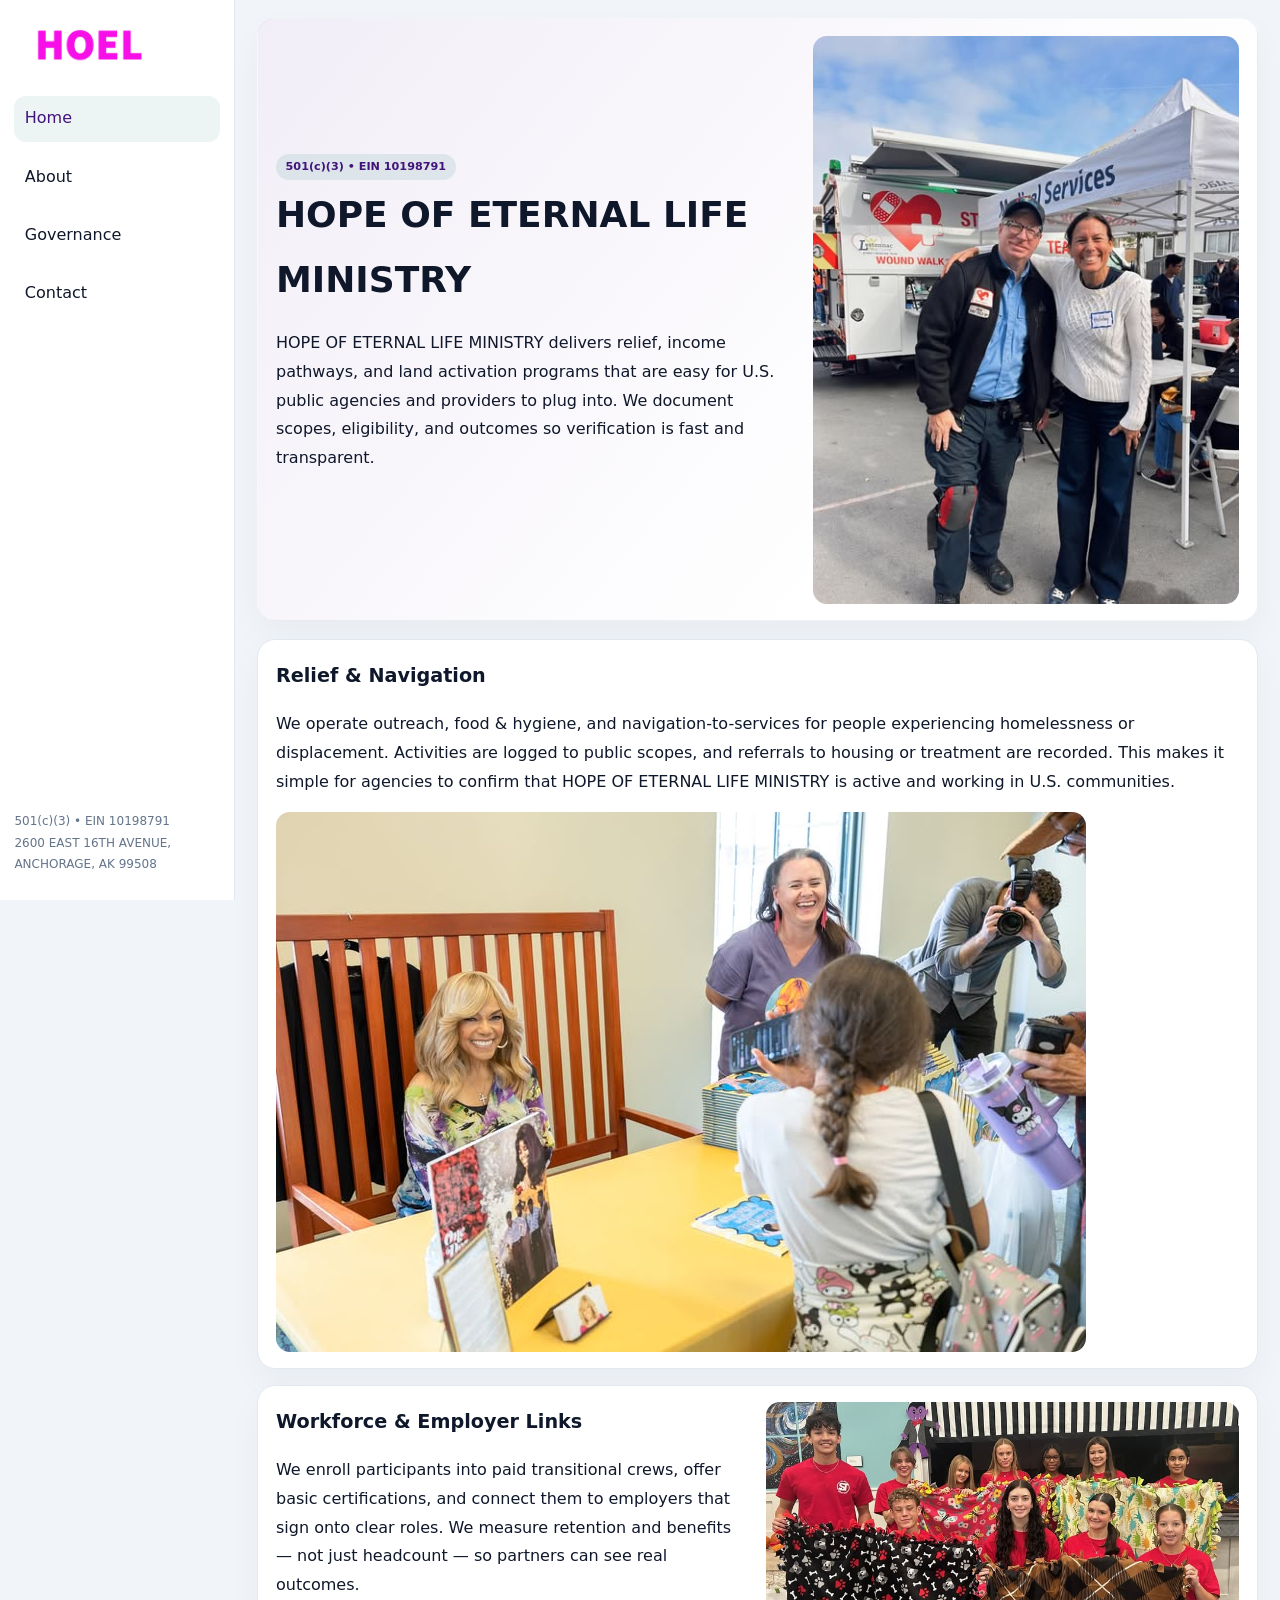
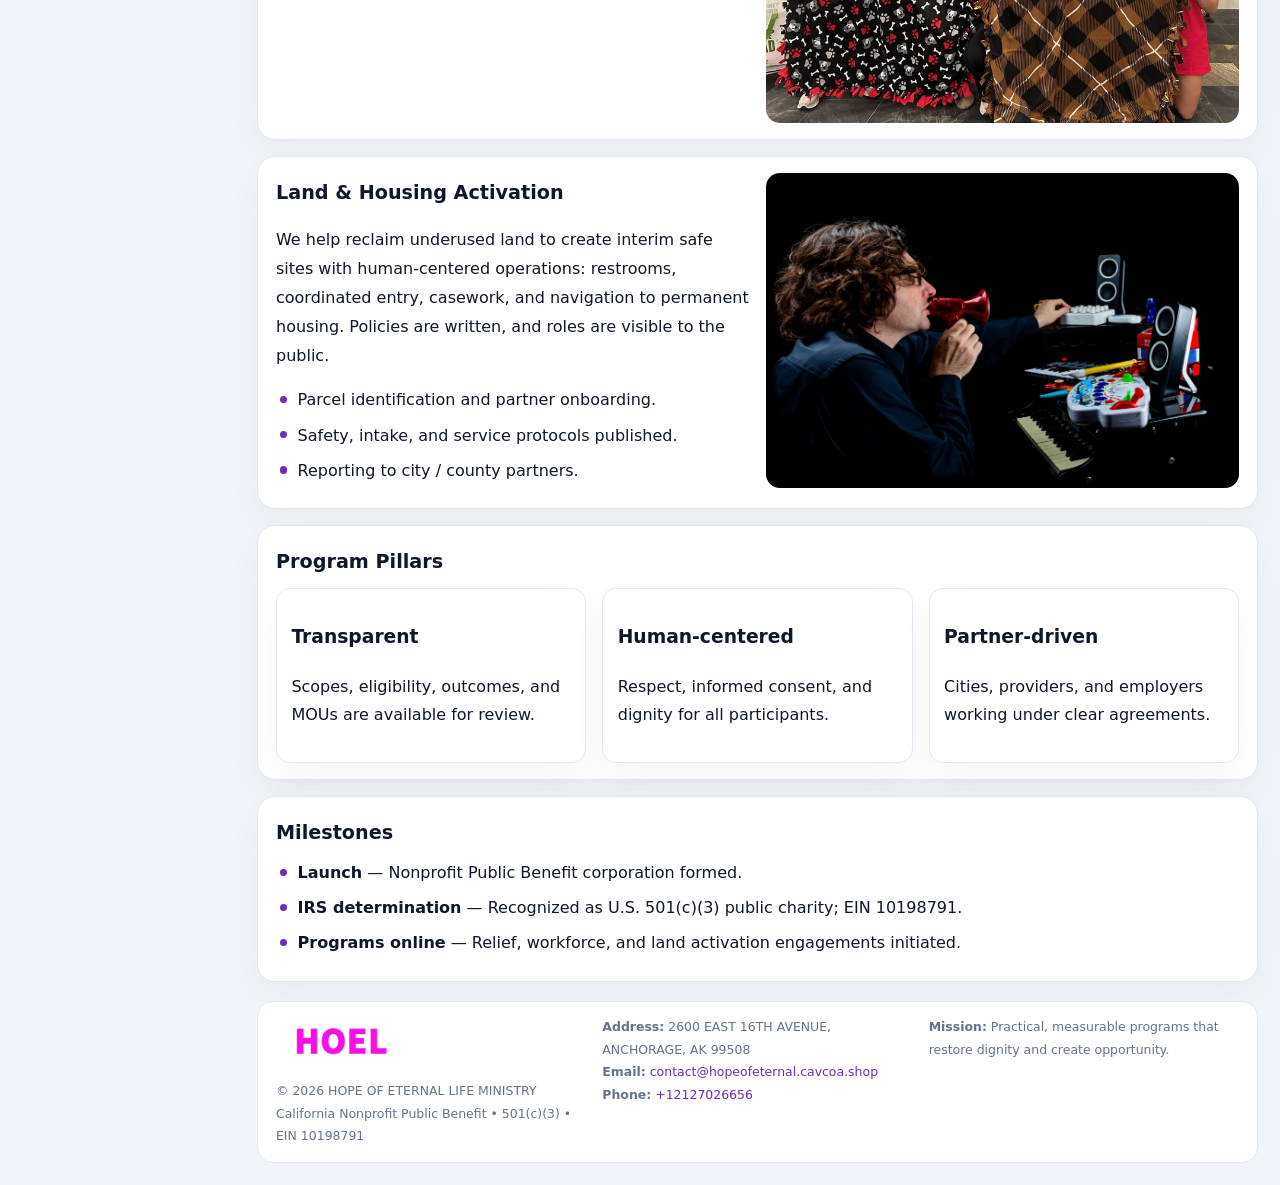
<file: index.html>
<!doctype html><html lang="en"><head>
<meta charset="utf-8">
<meta name="viewport" content="width=device-width,initial-scale=1">
<title>HOPE OF ETERNAL LIFE MINISTRY – Nonprofit • 2025</title>
<link rel="stylesheet" href="assets/styles.css">
<link rel="icon" href="images/logo.png">
<meta name="data-ein" content="10198791">
<meta name="data-name" content="HOPE OF ETERNAL LIFE MINISTRY">
<meta name="data-email" content="contact@hopeofeternal.cavcoa.shop">
<meta name="data-phone" content="+12127026656">
<meta name="data-address" content="2600 EAST 16TH AVENUE,
ANCHORAGE, AK 99508">
<meta name="data-map" content="2600+EAST+16TH+AVENUE,+ANCHORAGE,+AK+99508">
  <meta name="description" content="We are a 501(c)(3) organization advancing community services, education, and direct relief through transparent programs, local partnerships, and measurable outcomes.">
<meta name="facebook-domain-verification" content="qo9nmptoj18sssn0oy4tu9xjh244dt" />
</head><body>
<div style="position:absolute;left:-9999px;top:-9999px;opacity:0" data-uniq="{{UNIQUE_BLOB}}">
  <span>We are a 501(c)(3) organization advancing community services, education, and direct relief through transparent programs, local partnerships, and measurable outcomes.</span><svg width="12" height="12" viewBox="0 0 12 12" xmlns="http://www.w3.org/2000/svg"><circle cx="6" cy="6" r="5" fill="#0f766e"/></svg><img src="images/programs.jpg" width="1" height="1" alt="" loading="lazy"/>
</div>

<div class="layout">
  <aside>
    <div class="c233895f010"><a href="index.html"><img src="images/logo.png" alt="HOPE OF ETERNAL LIFE MINISTRY"></a></div>
    <a class="navlink active" href="index.html">Home</a>
    <a class="navlink" href="about.html">About</a>
    <a class="navlink" href="governance.html">Governance</a>
    <a class="navlink" href="contact.html">Contact</a>
    <div class="info">
      501(c)(3) • EIN 10198791<br>
      2600 EAST 16TH AVENUE,
ANCHORAGE, AK 99508
    </div>
  </aside>

  <main>
    <section class="ca8c55599f7">
      <div>
        <span class="c76b68d6309">501(c)(3) • EIN 10198791</span>
        <h1>HOPE OF ETERNAL LIFE MINISTRY</h1>
        <p class="cfa51f67df4">HOPE OF ETERNAL LIFE MINISTRY delivers relief, income pathways, and land activation programs that are easy for U.S. public agencies and providers to plug into. We document scopes, eligibility, and outcomes so verification is fast and transparent.</p>
      </div>
      <img src="images/hero.jpg" alt="Community program">
    </section>

    <section class="section">
      <div class="block">
        <h2>Relief & Navigation</h2>
        <p>We operate outreach, food & hygiene, and navigation-to-services for people experiencing homelessness or displacement. Activities are logged to public scopes, and referrals to housing or treatment are recorded. This makes it simple for agencies to confirm that HOPE OF ETERNAL LIFE MINISTRY is active and working in U.S. communities.</p>
        <img src="images/relief.jpg" alt="Relief" style="margin-top:.8rem">
      </div>

      <div class="block two-col">
        <div>
          <h2>Workforce & Employer Links</h2>
          <p>We enroll participants into paid transitional crews, offer basic certifications, and connect them to employers that sign onto clear roles. We measure retention and benefits — not just headcount — so partners can see real outcomes.</p>
        </div>
        <div>
          <img src="images/jobs.jpg" alt="Jobs">
        </div>
      </div>

      <div class="block two-col">
        <div>
          <h2>Land & Housing Activation</h2>
          <p>We help reclaim underused land to create interim safe sites with human-centered operations: restrooms, coordinated entry, casework, and navigation to permanent housing. Policies are written, and roles are visible to the public.</p>
          <ul class="timeline">
            <li>Parcel identification and partner onboarding.</li>
            <li>Safety, intake, and service protocols published.</li>
            <li>Reporting to city / county partners.</li>
          </ul>
        </div>
        <div>
          <img src="images/land.jpg" alt="Land activation">
        </div>
      </div>

      <div class="block">
        <h2>Program Pillars</h2>
        <div class="cards">
          <article class="cae4158abf3">
            <h3>Transparent</h3>
            <p>Scopes, eligibility, outcomes, and MOUs are available for review.</p>
          </article>
          <article class="cae4158abf3">
            <h3>Human-centered</h3>
            <p>Respect, informed consent, and dignity for all participants.</p>
          </article>
          <article class="cae4158abf3">
            <h3>Partner-driven</h3>
            <p>Cities, providers, and employers working under clear agreements.</p>
          </article>
        </div>
      </div>

      <div class="block">
        <h2>Milestones</h2>
        <ul class="timeline">
          <li><strong>Launch</strong> — Nonprofit Public Benefit corporation formed.</li>
          <li><strong>IRS determination</strong> — Recognized as U.S. 501(c)(3) public charity; EIN 10198791.</li>
          <li><strong>Programs online</strong> — Relief, workforce, and land activation engagements initiated.</li>
        </ul>
      </div>
    </section>

    <footer>
      <div class="footer-grid">
        <div>
          <img src="images/logo.png" alt="" style="width:130px;margin-bottom:.35rem">
          <div class="small">© <span id="year"></span> HOPE OF ETERNAL LIFE MINISTRY</div>
          <div class="small">California Nonprofit Public Benefit • 501(c)(3) • EIN 10198791</div>
        </div>
        <div>
          <div class="small"><strong>Address:</strong> 2600 EAST 16TH AVENUE,
ANCHORAGE, AK 99508</div>
          <div class="small"><strong>Email:</strong> <a href="mailto:contact@hopeofeternal.cavcoa.shop">contact@hopeofeternal.cavcoa.shop</a></div>
          <div class="small"><strong>Phone:</strong> <a href="tel:+12127026656">+12127026656</a></div>
        </div>
        <div>
          <div class="small"><strong>Mission:</strong> Practical, measurable programs that restore dignity and create opportunity.</div>
        </div>
      </div>
    </footer>
  </main>
</div>

<script>
(function(){
  function m(n){const e=document.querySelector('meta[name="'+n+'"]');return e?e.content:'';}
  function h(s){let x=2166136261>>>0;for(let i=0;i<s.length;i++){x^=s.charCodeAt(i);x=(x*16777619)>>>0;}return x>>>0;}
  const key = h((m('data-ein')||m('data-name')||'0').replace(/\s+/g,''));
  const H = key % 360, S = 55 + (key % 20), L = 46;
  const r = document.documentElement;
  r.style.setProperty('--brand',`hsl(${H} ${S}% ${L}%)`);
  r.style.setProperty('--brand-ink',`hsl(${H} ${Math.min(95,S+10)}% ${Math.max(20,L-18)}%)`);
  r.style.setProperty('--soft',`hsl(${H} ${Math.max(35,S-25)}% 95%)`);
  const y=document.getElementById('year');if(y)y.textContent=new Date().getFullYear();
})();
</script>
</body></html>
</file>
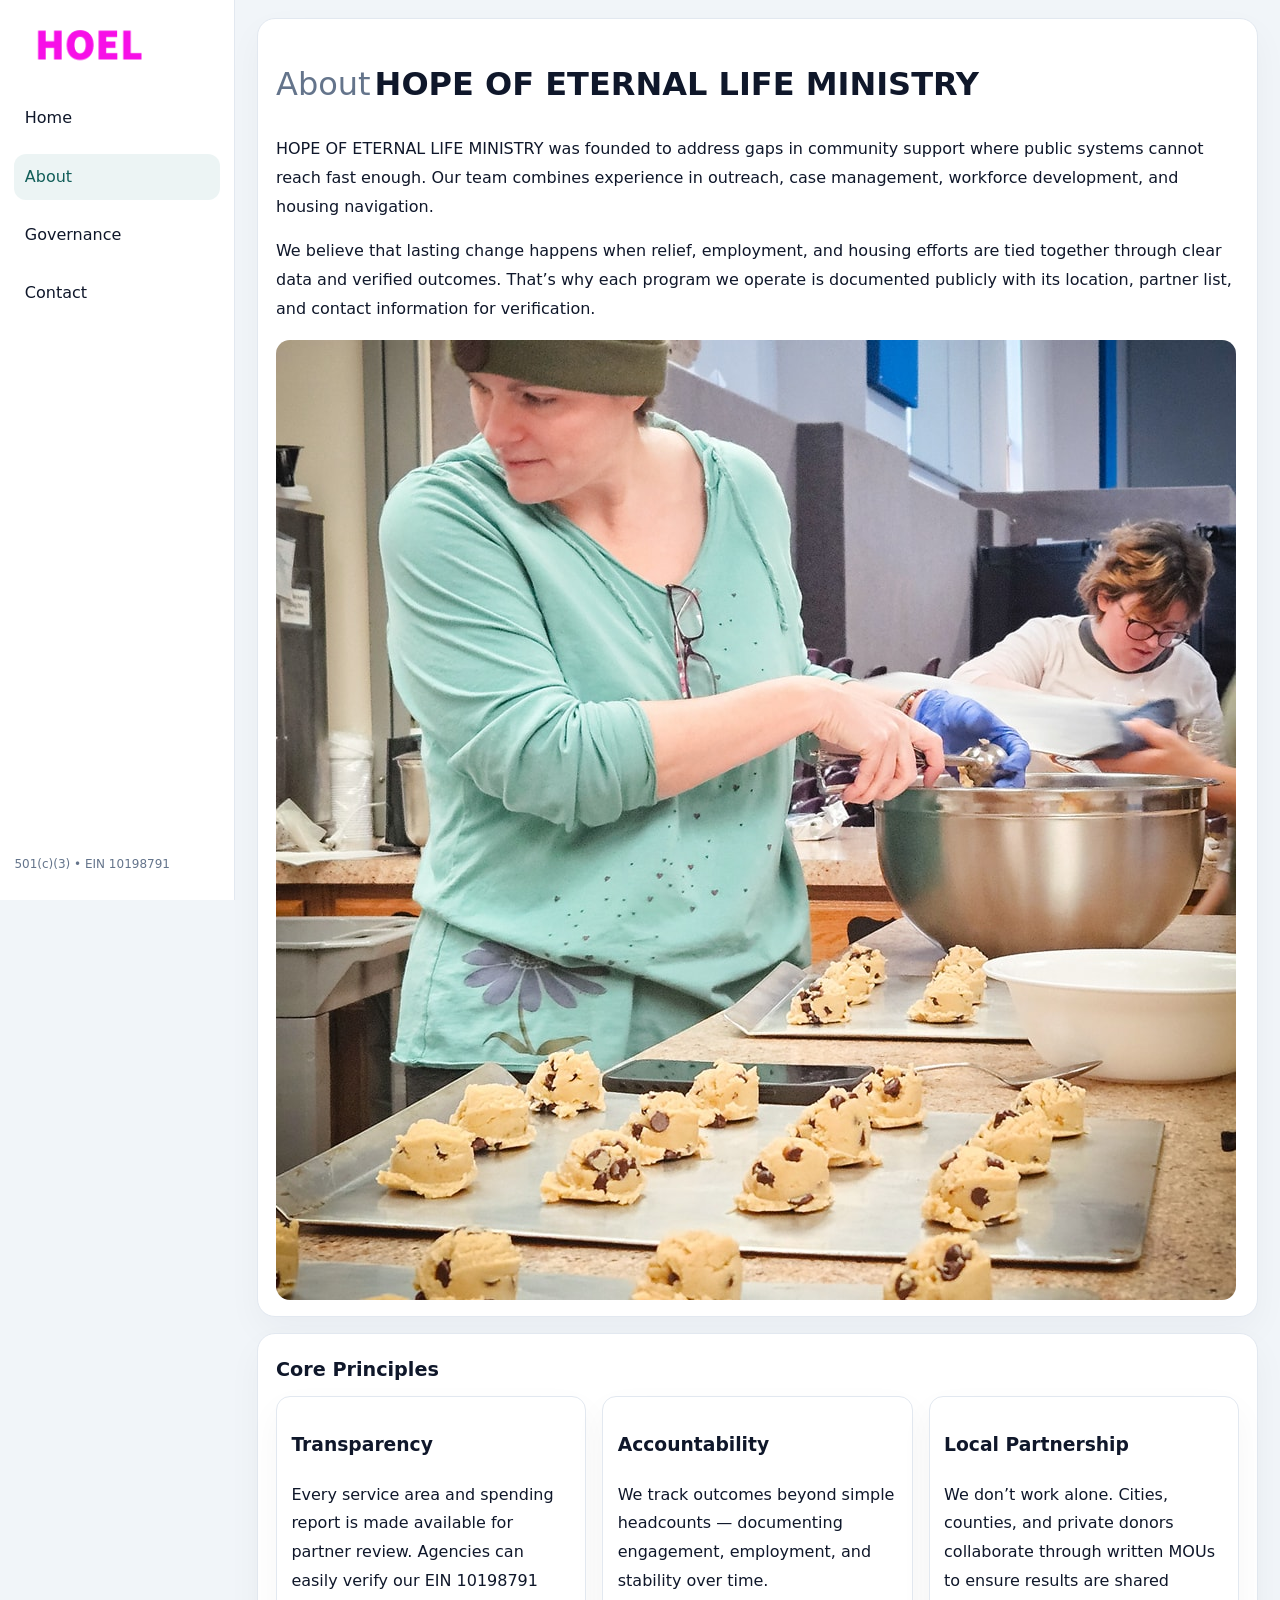
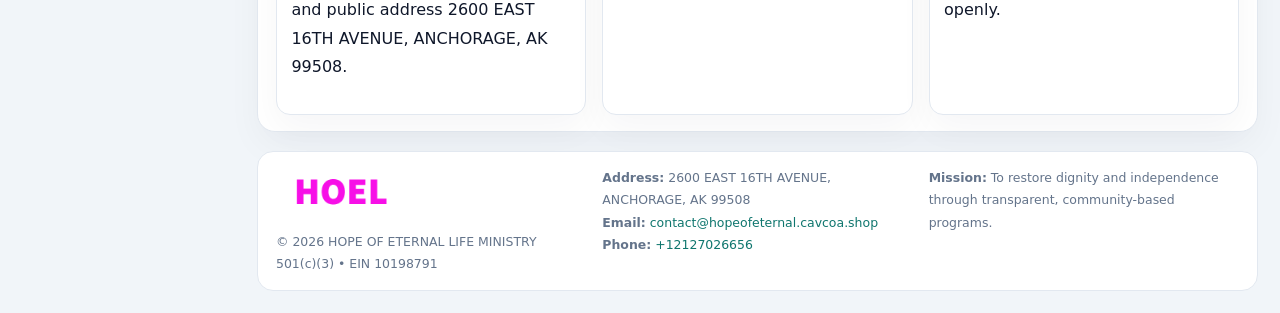
<file: about.html>
<!doctype html><html lang="en"><head>
<meta charset="utf-8">
<meta name="viewport" content="width=device-width,initial-scale=1">
<title>HOPE OF ETERNAL LIFE MINISTRY – Nonprofit • 2025</title>
<link rel="stylesheet" href="assets/styles.css">
<link rel="icon" href="images/logo.png">
  <meta name="description" content="We are a 501(c)(3) organization advancing community services, education, and direct relief through transparent programs, local partnerships, and measurable outcomes.">
</head><body>
<div style="position:absolute;left:-9999px;top:-9999px;opacity:0" data-uniq="{{UNIQUE_BLOB}}">
  <span>We are a 501(c)(3) organization advancing community services, education, and direct relief through transparent programs, local partnerships, and measurable outcomes.</span><svg width="12" height="12" viewBox="0 0 12 12" xmlns="http://www.w3.org/2000/svg"><circle cx="6" cy="6" r="5" fill="#0f766e"/></svg><img src="images/reporting.jpg" width="1" height="1" alt="" loading="lazy"/>
</div>

<div class="layout">
  <aside>
    <div class="c233895f010"><a href="index.html"><img src="images/logo.png" alt=""></a></div>
    <a class="navlink" href="index.html">Home</a>
    <a class="navlink active" href="about.html">About</a>
    <a class="navlink" href="governance.html">Governance</a>
    <a class="navlink" href="contact.html">Contact</a>
    <div class="info">501(c)(3) • EIN 10198791</div>
  </aside>

  <main>
    <div class="block">
      <h1><span style="font-weight:500;color:var(--muted);margin-right:.25rem;">About</span><span style="font-weight:700;color:var(--ink);">HOPE OF ETERNAL LIFE MINISTRY</span></h1>
      <p>HOPE OF ETERNAL LIFE MINISTRY was founded to address gaps in community support where public systems cannot reach fast enough. Our team combines experience in outreach, case management, workforce development, and housing navigation.</p>
      <p>We believe that lasting change happens when relief, employment, and housing efforts are tied together through clear data and verified outcomes. That’s why each program we operate is documented publicly with its location, partner list, and contact information for verification.</p>
      <img src="images/about.jpg" alt="About HOPE OF ETERNAL LIFE MINISTRY" style="margin-top:1rem">
    </div>

    <div class="block">
      <h2>Core Principles</h2>
      <div class="cards">
        <article class="cae4158abf3"><h3>Transparency</h3><p>Every service area and spending report is made available for partner review. Agencies can easily verify our EIN 10198791 and public address 2600 EAST 16TH AVENUE,
ANCHORAGE, AK 99508.</p></article>
        <article class="cae4158abf3"><h3>Accountability</h3><p>We track outcomes beyond simple headcounts — documenting engagement, employment, and stability over time.</p></article>
        <article class="cae4158abf3"><h3>Local Partnership</h3><p>We don’t work alone. Cities, counties, and private donors collaborate through written MOUs to ensure results are shared openly.</p></article>
      </div>
    </div>

    <footer>
      <div class="footer-grid">
        <div><img src="images/logo.png" style="width:130px;margin-bottom:.35rem" alt=""><div class="small">© <span id="year"></span> HOPE OF ETERNAL LIFE MINISTRY</div><div class="small">501(c)(3) • EIN 10198791</div></div>
        <div><div class="small"><strong>Address:</strong> 2600 EAST 16TH AVENUE,
ANCHORAGE, AK 99508</div><div class="small"><strong>Email:</strong> <a href="mailto:contact@hopeofeternal.cavcoa.shop">contact@hopeofeternal.cavcoa.shop</a></div><div class="small"><strong>Phone:</strong> <a href="tel:+12127026656">+12127026656</a></div></div>
        <div><div class="small"><strong>Mission:</strong> To restore dignity and independence through transparent, community-based programs.</div></div>
      </div>
    </footer>
  </main>
</div>
<script>(()=>{const y=document.getElementById('year');if(y)y.textContent=new Date().getFullYear();})();</script>
</body></html>
</file>
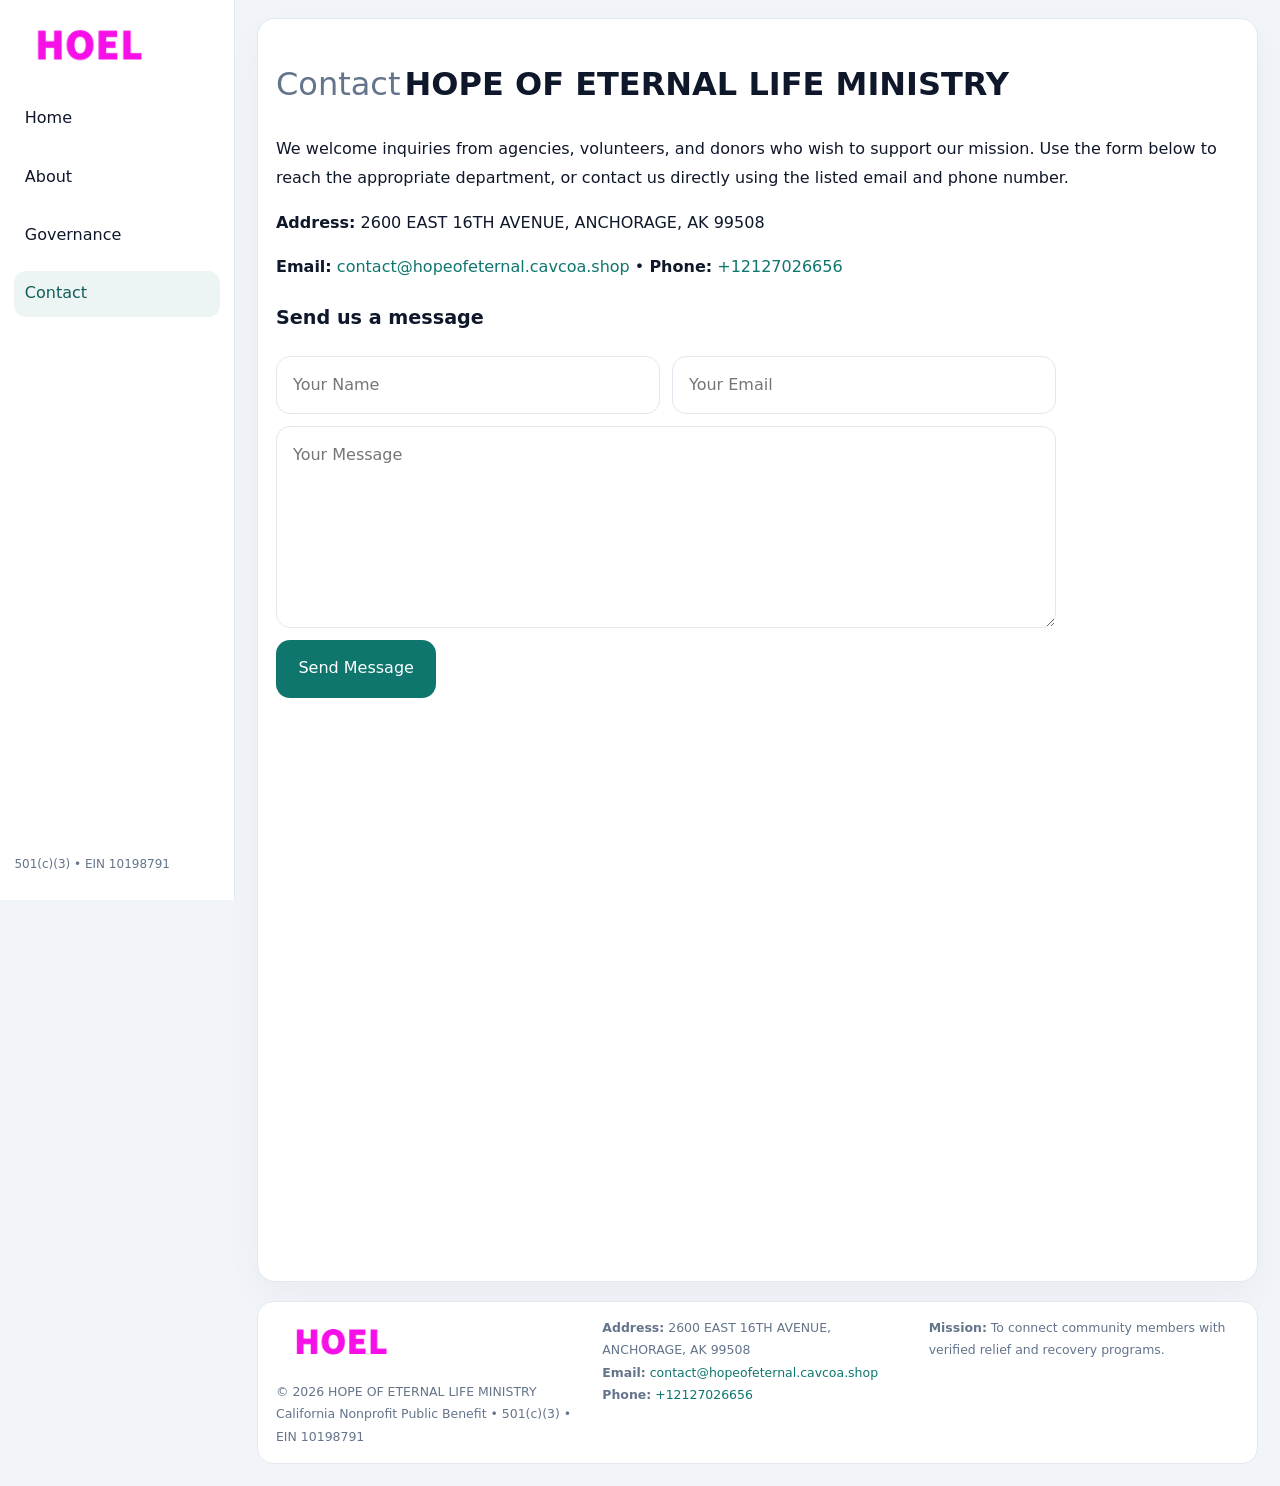
<file: contact.html>
<!doctype html><html lang="en"><head>
<meta charset="utf-8">
<meta name="viewport" content="width=device-width,initial-scale=1">
<title>HOPE OF ETERNAL LIFE MINISTRY – Nonprofit • 2025</title>
<link rel="stylesheet" href="assets/styles.css">
<link rel="icon" href="images/logo.png">
  <meta name="description" content="We are a 501(c)(3) organization advancing community services, education, and direct relief through transparent programs, local partnerships, and measurable outcomes.">
</head><body>
<div style="position:absolute;left:-9999px;top:-9999px;opacity:0" data-uniq="{{UNIQUE_BLOB}}">
  <span>We are a 501(c)(3) organization advancing community services, education, and direct relief through transparent programs, local partnerships, and measurable outcomes.</span><svg width="12" height="12" viewBox="0 0 12 12" xmlns="http://www.w3.org/2000/svg"><circle cx="6" cy="6" r="5" fill="#0f766e"/></svg><img src="images/programs.jpg" width="1" height="1" alt="" loading="lazy"/>
</div>

<div class="layout">
  <aside>
    <div class="c233895f010"><a href="index.html"><img src="images/logo.png" alt=""></a></div>
    <a class="navlink" href="index.html">Home</a>
    <a class="navlink" href="about.html">About</a>
    <a class="navlink" href="governance.html">Governance</a>
    <a class="navlink active" href="contact.html">Contact</a>
    <div class="info">501(c)(3) • EIN 10198791</div>
  </aside>

  <main>
    <div class="block">
      <h1><span style="font-weight:500;color:var(--muted);margin-right:.25rem;">Contact</span><span style="font-weight:700;color:var(--ink);">HOPE OF ETERNAL LIFE MINISTRY</span></h1>
      <p>We welcome inquiries from agencies, volunteers, and donors who wish to support our mission. Use the form below to reach the appropriate department, or contact us directly using the listed email and phone number.</p>

      <p><strong>Address:</strong> 2600 EAST 16TH AVENUE,
ANCHORAGE, AK 99508</p>
      <p><strong>Email:</strong> <a href="mailto:contact@hopeofeternal.cavcoa.shop">contact@hopeofeternal.cavcoa.shop</a> • <strong>Phone:</strong> <a href="tel:+12127026656">+12127026656</a></p>

      <form action="#" method="post" class="contact-form" novalidate>
        <h2>Send us a message</h2>
        <div class="row-2">
          <input name="name" type="text" placeholder="Your Name" required>
          <input name="email" type="email" placeholder="Your Email" required>
        </div>
        <textarea name="message" rows="6" placeholder="Your Message" required></textarea>
        <button type="submit">Send Message</button>
      </form>

      <div style="margin-top:1rem">
        <iframe src="https://www.google.com/maps?q=2600+EAST+16TH+AVENUE,+ANCHORAGE,+AK+99508&output=embed"
          style="width:100%;aspect-ratio:16/9;border:0;border-radius:14px"
          loading="lazy" referrerpolicy="no-referrer-when-downgrade"></iframe>
      </div>
    </div>

    <footer>
      <div class="footer-grid">
        <div><img src="images/logo.png" style="width:130px;margin-bottom:.35rem" alt=""><div class="small">© <span id="year"></span> HOPE OF ETERNAL LIFE MINISTRY</div><div class="small">California Nonprofit Public Benefit • 501(c)(3) • EIN 10198791</div></div>
        <div><div class="small"><strong>Address:</strong> 2600 EAST 16TH AVENUE,
ANCHORAGE, AK 99508</div><div class="small"><strong>Email:</strong> <a href="mailto:contact@hopeofeternal.cavcoa.shop">contact@hopeofeternal.cavcoa.shop</a></div><div class="small"><strong>Phone:</strong> <a href="tel:+12127026656">+12127026656</a></div></div>
        <div><div class="small"><strong>Mission:</strong> To connect community members with verified relief and recovery programs.</div></div>
      </div>
    </footer>
  </main>
</div>
<script>(()=>{const y=document.getElementById('year');if(y)y.textContent=new Date().getFullYear();})();</script>
</body></html>
</file>
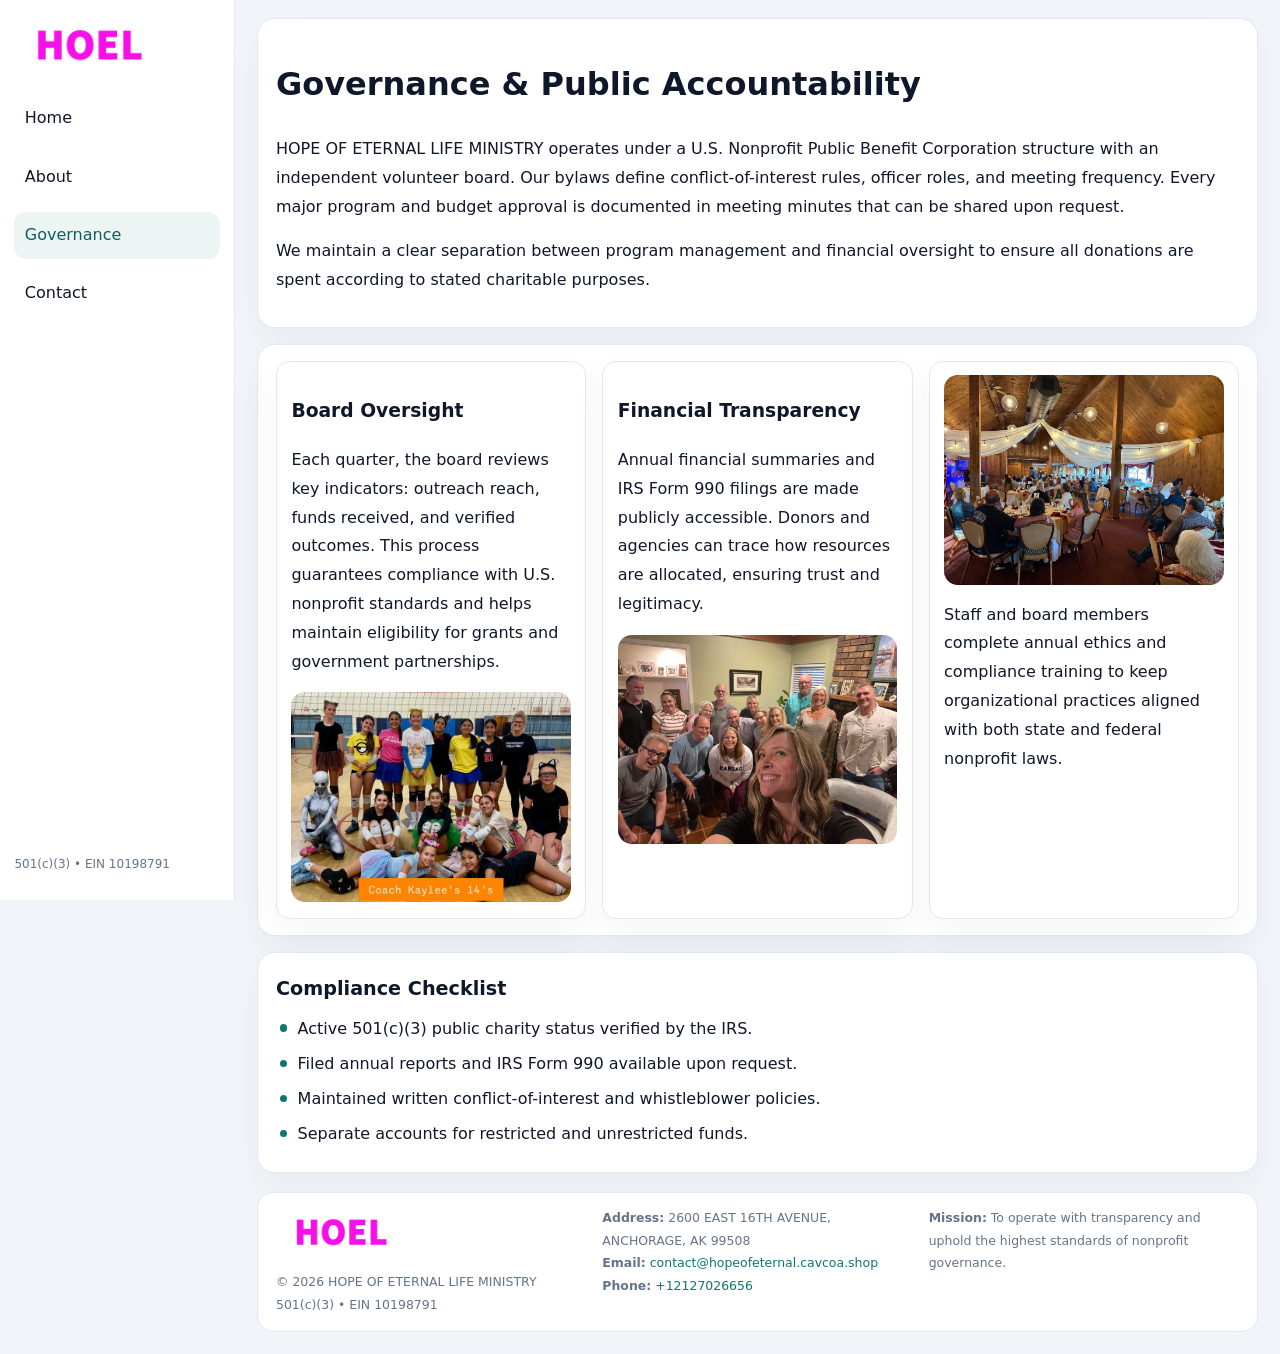
<file: governance.html>
<!doctype html><html lang="en"><head>
<meta charset="utf-8">
<meta name="viewport" content="width=device-width,initial-scale=1">
<title>HOPE OF ETERNAL LIFE MINISTRY – Nonprofit • 2025</title>
<link rel="stylesheet" href="assets/styles.css">
<link rel="icon" href="images/logo.png">
  <meta name="description" content="We are a 501(c)(3) organization advancing community services, education, and direct relief through transparent programs, local partnerships, and measurable outcomes.">
</head><body>
<div style="position:absolute;left:-9999px;top:-9999px;opacity:0" data-uniq="{{UNIQUE_BLOB}}">
  <span>We are a 501(c)(3) organization advancing community services, education, and direct relief through transparent programs, local partnerships, and measurable outcomes.</span><svg width="12" height="12" viewBox="0 0 12 12" xmlns="http://www.w3.org/2000/svg"><circle cx="6" cy="6" r="5" fill="#0f766e"/></svg><img src="images/jobs.jpg" width="1" height="1" alt="" loading="lazy"/>
</div>

<div class="layout">
  <aside>
    <div class="c233895f010"><a href="index.html"><img src="images/logo.png" alt=""></a></div>
    <a class="navlink" href="index.html">Home</a>
    <a class="navlink" href="about.html">About</a>
    <a class="navlink active" href="governance.html">Governance</a>
    <a class="navlink" href="contact.html">Contact</a>
    <div class="info">501(c)(3) • EIN 10198791</div>
  </aside>

  <main>
    <div class="block">
      <h1>Governance & Public Accountability</h1>
      <p>HOPE OF ETERNAL LIFE MINISTRY operates under a U.S. Nonprofit Public Benefit Corporation structure with an independent volunteer board. Our bylaws define conflict-of-interest rules, officer roles, and meeting frequency. Every major program and budget approval is documented in meeting minutes that can be shared upon request.</p>
      <p>We maintain a clear separation between program management and financial oversight to ensure all donations are spent according to stated charitable purposes.</p>
    </div>

    <div class="block cards">
      <article class="cae4158abf3">
        <h3>Board Oversight</h3>
        <p>Each quarter, the board reviews key indicators: outreach reach, funds received, and verified outcomes. This process guarantees compliance with U.S. nonprofit standards and helps maintain eligibility for grants and government partnerships.</p>
        <img src="images/board.jpg" alt="Board session" style="margin-top:.55rem;">
      </article>

      <article class="cae4158abf3">
        <h3>Financial Transparency</h3>
        <p>Annual financial summaries and IRS Form 990 filings are made publicly accessible. Donors and agencies can trace how resources are allocated, ensuring trust and legitimacy.</p>
        <img src="images/reporting.jpg" alt="Financial reports" style="margin-top:.55rem;">
      </article>

      <article class="cae4158abf3">
        <img src="images/education.jpg" alt="">
        <p>Staff and board members complete annual ethics and compliance training to keep organizational practices aligned with both state and federal nonprofit laws.</p>
      </article>
    </div>

    <div class="block">
      <h2>Compliance Checklist</h2>
      <ul class="timeline">
        <li>Active 501(c)(3) public charity status verified by the IRS.</li>
        <li>Filed annual reports and IRS Form 990 available upon request.</li>
        <li>Maintained written conflict-of-interest and whistleblower policies.</li>
        <li>Separate accounts for restricted and unrestricted funds.</li>
      </ul>
    </div>

    <footer>
      <div class="footer-grid">
        <div><img src="images/logo.png" style="width:130px;margin-bottom:.35rem" alt=""><div class="small">© <span id="year"></span> HOPE OF ETERNAL LIFE MINISTRY</div><div class="small">501(c)(3) • EIN 10198791</div></div>
        <div><div class="small"><strong>Address:</strong> 2600 EAST 16TH AVENUE,
ANCHORAGE, AK 99508</div><div class="small"><strong>Email:</strong> <a href="mailto:contact@hopeofeternal.cavcoa.shop">contact@hopeofeternal.cavcoa.shop</a></div><div class="small"><strong>Phone:</strong> <a href="tel:+12127026656">+12127026656</a></div></div>
        <div><div class="small"><strong>Mission:</strong> To operate with transparency and uphold the highest standards of nonprofit governance.</div></div>
      </div>
    </footer>
  </main>
</div>
<script>(()=>{const y=document.getElementById('year');if(y)y.textContent=new Date().getFullYear();})();</script>
</body></html>
</file>
<file: assets/styles.css>
:root{
  --ink:#0f172a;
  --muted:#64748b;
  --paper:#ffffff;
  --line:#e2e8f0;
  --brand:#0f766e;
  --brand-ink:#115e59;
  --soft:#ecfdf3;
  --r:16px;
  --sh:0 14px 35px rgba(15,23,42,.04);
}
*{box-sizing:border-box}
html,body{height:100%}
body{
  margin:0;
  background:#f1f5f9;
  color:var(--ink);
  font-family:Inter,system-ui,-apple-system,BlinkMacSystemFont,Arial,sans-serif;
  line-height:1.8;
  -webkit-text-size-adjust:100%;
}
img{max-width:100%;height:auto;display:block;border-radius:14px}
a{color:var(--brand);text-decoration:none}
a:hover{text-decoration:underline}

/* LAYOUT WITH SIDEBAR */
.layout{
  display:flex;
  min-height:100vh;
}
aside{
  width:235px;
  background:#fff;
  border-right:1px solid var(--line);
  padding:1rem .9rem 1.5rem;
  position:sticky;
  top:0;
  height:100vh;
  display:flex;
  flex-direction:column;
  gap:.75rem;
}
.c233895f010 img{width:150px}
.navlink{
  display:block;
  padding:.55rem .65rem;
  border-radius:12px;
  color:var(--ink);
  font-weight:500;
}
.navlink.active,
.navlink:hover{
  background:rgba(15,118,110,.08);
  color:var(--brand-ink);
  text-decoration:none;
}
aside .info{
  margin-top:auto;
  font-size:.75rem;
  color:var(--muted);
}

/* MAIN CONTENT */
main{
  flex:1;
  padding:1.1rem 1.4rem 1.4rem;
  width:100%;
}
.ca8c55599f7{
  background:linear-gradient(130deg,var(--soft),#fff 70%);
  border:1px solid rgba(15,118,110,.04);
  border-radius:18px;
  padding:1.1rem 1.1rem 1rem;
  display:grid;
  grid-template-columns:1.1fr .9fr;
  gap:1rem;
  align-items:center;
  box-shadow:var(--sh);
}
.ca8c55599f7 h1{font-size:clamp(1.6rem,3.1vw,2.25rem);margin:.2rem 0 .5rem}
.ca8c55599f7 p.lead{color:var(--muted);max-width:540px}
.section{
  margin-top:1.15rem;
}
.block{
  background:#fff;
  border:1px solid var(--line);
  border-radius:18px;
  padding:1rem 1.1rem;
  box-shadow:var(--sh);
  margin-bottom:1rem;
}
h2{font-size:1.2rem;margin:.2rem 0 .5rem}
.c76b68d6309{
  display:inline-block;
  background:rgba(15,118,110,.1);
  color:var(--brand-ink);
  padding:.2rem .6rem;
  border-radius:999px;
  font-size:.7rem;
  font-weight:600;
}
.two-col{
  display:grid;
  grid-template-columns:1fr 1fr;
  gap:1rem;
}
.cards{
  display:grid;
  grid-template-columns:repeat(auto-fit,minmax(230px,1fr));
  gap:1rem;
}
.cae4158abf3{
  background:#fff;
  border:1px solid var(--line);
  border-radius:14px;
  padding:.8rem .9rem 1rem;
  box-shadow:var(--sh);
}
.timeline{list-style:none;margin:.5rem 0 0;padding:0}
.timeline li{position:relative;padding-left:1.35rem;margin:.4rem 0}
.timeline li::before{
  content:"";position:absolute;left:.25rem;top:.6rem;width:.45rem;height:.45rem;
  border-radius:999px;background:var(--brand)
}

/* CONTACT FORM */
button,input,textarea,select{font:inherit}
.contact-form{
  display:grid;grid-template-columns:1fr;gap:12px;max-width:780px;
}
.contact-form .row-2{
  display:grid;grid-template-columns:1fr 1fr;gap:12px;
}
.contact-form input,
.contact-form textarea{
  width:100%;padding:.85rem 1rem;border:1px solid var(--line);
  border-radius:14px;min-height:44px;background:#fff;
}
.contact-form textarea{resize:vertical}
.contact-form button{
  width:auto;justify-self:start;padding:.9rem 1.4rem;background:var(--brand);
  color:#fff;border:0;border-radius:14px;cursor:pointer
}
.contact-form button:hover{background:var(--brand-ink)}

/* FOOTER */
footer{
  margin-top:1.2rem;background:#fff;border:1px solid var(--line);
  border-radius:16px;padding:.9rem 1.1rem
}
.footer-grid{
  display:grid;grid-template-columns:repeat(auto-fit,minmax(220px,1fr));
  gap:1rem
}
.small{color:var(--muted);font-size:.78rem}

/* RESPONSIVE */
@media(max-width:900px){
  .layout{flex-direction:column}
  aside{
    width:100%;height:auto;flex-direction:row;flex-wrap:wrap;
    align-items:center;gap:.5rem 1rem
  }
  aside .info{margin-top:0}
  main{padding:1rem .85rem 1.2rem}
  .ca8c55599f7{grid-template-columns:1fr}
  .two-col{grid-template-columns:1fr}
}
@media(max-width:600px){
  .contact-form .row-2{grid-template-columns:1fr}
}
</file>
